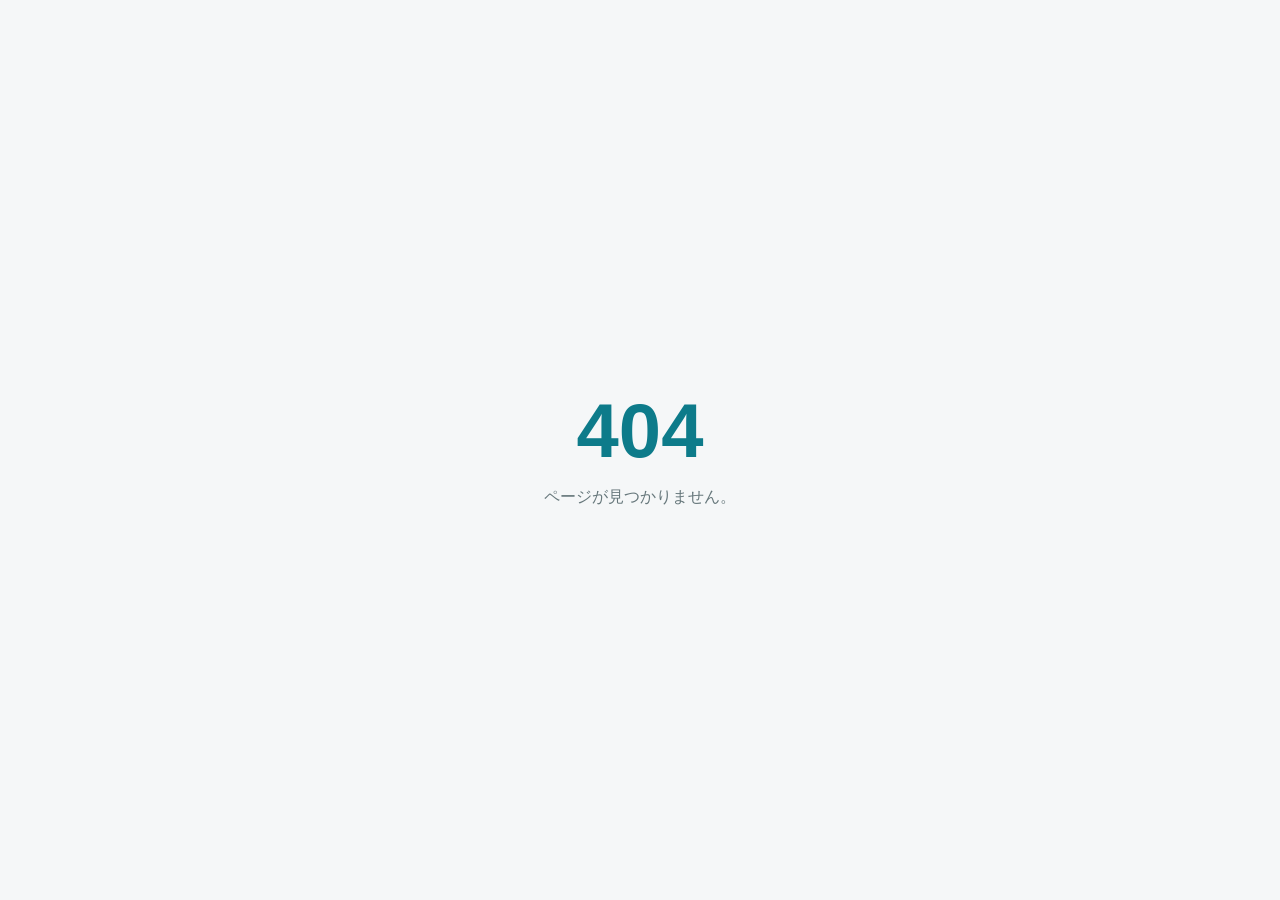
<file: index.html>
<!doctype html>
<html lang="ja">
<head>
  <meta charset="UTF-8">
  <meta name="viewport" content="width=device-width,initial-scale=1">
  <meta name="robots" content="noindex,nofollow">
  <title>404 | Page Not Found</title>
  <style>*{box-sizing:border-box}body{margin:0}.not-found{min-height:100vh;display:grid;place-items:center;padding:32px;background:#f5f7f8;color:#16272b;text-align:center;font-family:Arial,"Noto Sans JP",sans-serif}.not-found strong{display:block;font-size:76px;line-height:1;color:#0d7b8a}.not-found p{margin:18px 0 0;color:#66777b;font-size:16px}</style>
</head>
<body><main class="not-found"><div><strong>404</strong><p>ページが見つかりません。</p></div></main></body>
</html>
</file>
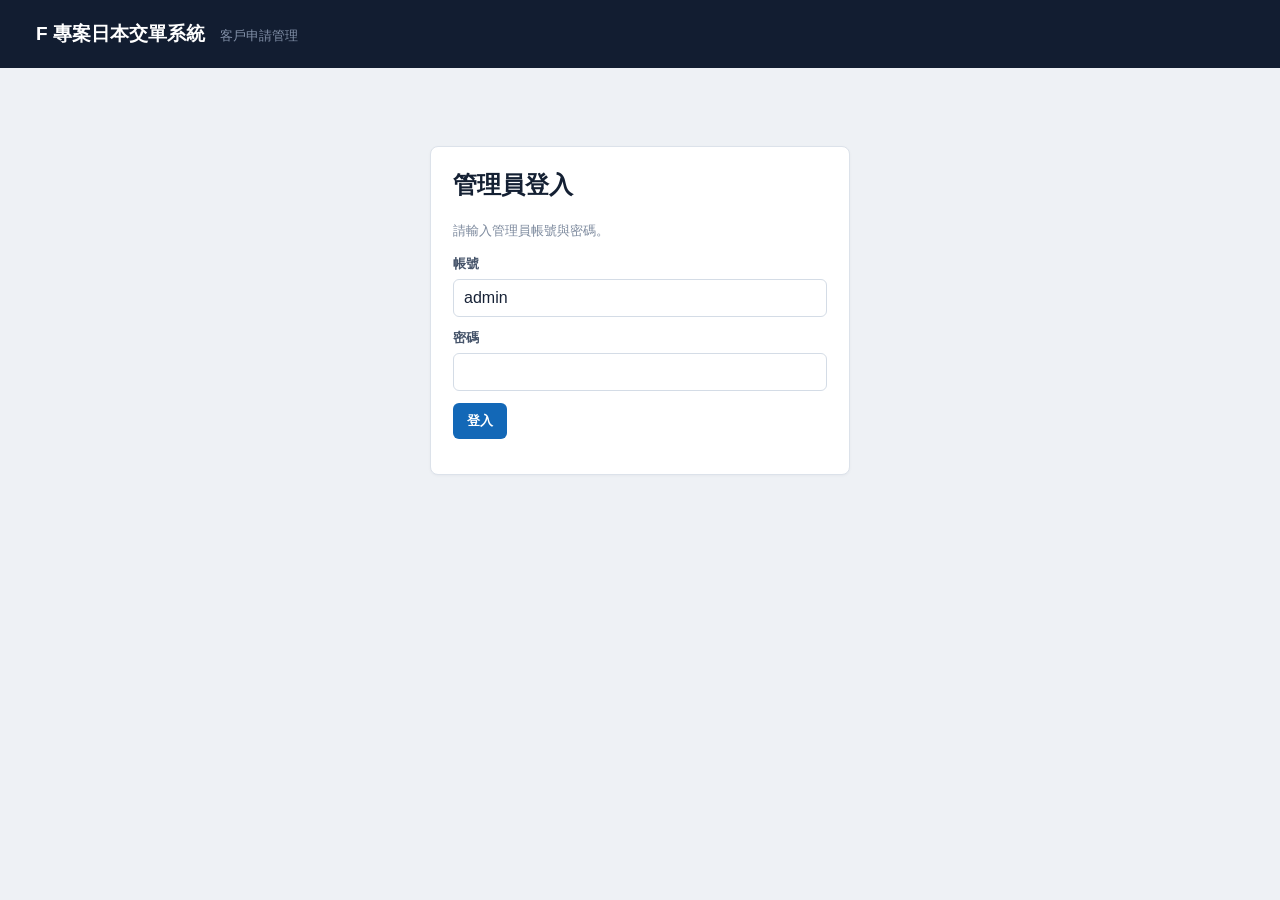
<file: admins.html>
<!doctype html>
<html lang="zh-TW">
<head>
  <meta charset="utf-8"><meta name="viewport" content="width=device-width,initial-scale=1"><meta name="robots" content="noindex,nofollow"><title>F 專案日本申請後台</title>
  <style>
    *{box-sizing:border-box}body{margin:0;font-family:"Noto Sans TC","Microsoft JhengHei",Arial,sans-serif;background:#eef1f5;color:#142033}button,input,select,textarea{font:inherit}button{border:1px solid transparent;border-radius:6px;background:#1368b7;color:#fff;padding:8px 13px;font-size:13px;font-weight:700;cursor:pointer;white-space:nowrap}button.secondary{background:#fff;color:#536278;border-color:#d9e0e8}button:disabled{opacity:.55;cursor:not-allowed}.hidden{display:none!important}.notice{color:#7c899d;font-size:13px;line-height:1.6}.error{color:#b42318}.panel{background:#fff;border:1px solid #dce2ea;border-radius:8px;box-shadow:0 1px 3px rgba(22,35,55,.04);margin-bottom:18px}
    header{height:68px;background:#121d31;color:#fff;padding:0 36px;display:flex;justify-content:space-between;align-items:center;gap:16px}header h1{margin:0;font-size:19px}.header-sub{color:#8290a8;font-size:13px;font-weight:400;margin-left:10px}#user-bar{display:flex;align-items:center;gap:16px;color:#aeb9cb;font-size:13px}main{max-width:1320px;margin:0 auto;padding:30px 22px}.login-box{max-width:420px;margin:48px auto;padding:22px}.login-box h2{margin-top:0}label{display:block;font-size:13px;font-weight:700;margin-bottom:6px;color:#46546a}input,select,textarea{width:100%;border:1px solid #d4dce6;border-radius:6px;padding:9px 10px;background:#fff;color:#172236}textarea{min-height:96px;resize:vertical}
    .stats{display:grid;grid-template-columns:repeat(7,1fr);gap:14px;margin-bottom:24px}.stat{--accent:#4f6cff;position:relative;background:#fff;border:1px solid #dce2ea;border-radius:8px;padding:20px 18px 18px 24px;min-height:116px;overflow:hidden}.stat:before{content:"";position:absolute;left:0;top:0;bottom:0;width:5px;background:var(--accent)}.stat b{display:block;font-size:34px;line-height:1;color:#101a2d;margin-bottom:10px}.stat span{color:#748299;font-size:13px}
    .filters{padding:18px 22px}.filter-row{display:flex;align-items:end;gap:12px;flex-wrap:wrap}.quick-dates{display:flex;border:1px solid #d9e0e8;border-radius:7px;overflow:hidden}.quick-dates button{border:0;border-right:1px solid #d9e0e8;border-radius:0;background:#fff;color:#607088;padding:10px 18px;font-weight:500}.quick-dates button:last-child{border-right:0}.quick-dates button.active{background:#eaf3fc;color:#1368b7;font-weight:800}.date-field{width:160px}.status-field{width:150px}.filter-spacer{flex:1}.search-wrap{display:flex;gap:8px;min-width:330px}
    .list-panel{overflow:hidden}.list-head{min-height:64px;display:flex;align-items:center;justify-content:space-between;padding:12px 24px;border-bottom:1px solid #dce2ea;gap:12px}.list-head h2{margin:0;font-size:18px}.list-head-right{display:flex;align-items:center;gap:12px;color:#8794a8;font-size:13px;flex-wrap:wrap}.select-all-wrap{display:flex;align-items:center;gap:7px;color:#68778e;font-size:13px}.select-all-wrap input,.lead-check{width:auto}.selection-count{color:#1368b7;font-weight:700}.lead-list{min-height:140px}.lead-row{display:grid;grid-template-columns:32px minmax(0,1fr) auto;gap:12px;align-items:center;padding:14px 24px;border-bottom:1px solid #e7ebf0}.lead-row:last-child{border-bottom:0}.lead-row:hover{background:#f8fafc}.lead-summary{min-width:0}.lead-title-line{display:flex;align-items:center;gap:9px;min-width:0;margin-bottom:7px}.lead-index{color:#9aa7ba;font-size:13px;width:34px;flex:0 0 auto;text-align:right}.lead-name{font-size:16px;font-weight:800;color:#111c30;white-space:nowrap;overflow:hidden;text-overflow:ellipsis}.tag{display:inline-flex;align-items:center;padding:3px 7px;border-radius:4px;font-size:11px;font-weight:700;white-space:nowrap}.tag-new{background:#dff7e9;color:#087b42}.tag-contacted{background:#e8f2ff;color:#2168ae}.tag-processing{background:#fff2d7;color:#9b6100}.tag-approved{background:#eee8ff;color:#6741c7}.tag-rejected{background:#f1f2f4;color:#667085}.tag-invalid{background:#fde9e9;color:#b42e2e}.tag-type{background:#fff2d7;color:#9b6100}.lead-meta{display:flex;align-items:center;gap:20px;white-space:nowrap;overflow:hidden;color:#526178;font-size:13px}.lead-meta span{overflow:hidden;text-overflow:ellipsis}.lead-meta strong{color:#19263a}.lead-time{color:#9aa7ba;font-size:12px;margin-top:7px}.lead-actions{display:flex;align-items:center;justify-content:flex-end;gap:6px;flex-wrap:wrap;max-width:520px}.status-btn{background:#fff;color:#65738a;border-color:#dce2ea;padding:6px 9px;font-weight:500}.status-btn.active{background:#eaf3fc;color:#1368b7;border-color:#bcd6ed;font-weight:800}.empty{padding:36px;text-align:center}.pagination{min-height:58px;padding:10px 18px;border-top:1px solid #e7ebf0;display:flex;align-items:center;justify-content:center;gap:12px}.pagination span{min-width:180px;text-align:center;color:#68778e;font-size:13px}
    .drawer-backdrop{position:fixed;inset:0;background:rgba(13,24,42,.34);z-index:1990}.detail-drawer{position:fixed;top:0;right:0;bottom:0;width:min(520px,100%);background:#fff;z-index:2000;box-shadow:-8px 0 26px rgba(16,29,49,.18);display:flex;flex-direction:column}.drawer-head{padding:20px 22px;border-bottom:1px solid #e2e7ed;display:flex;align-items:center;justify-content:space-between}.drawer-head h2{margin:0;font-size:19px}.drawer-body{padding:20px 22px;overflow:auto}.detail-grid{display:grid;grid-template-columns:1fr 1fr;gap:12px;margin-bottom:20px}.detail-item{border:1px solid #e2e7ed;border-radius:7px;padding:10px 12px;min-width:0}.detail-item label{color:#8a97a9;font-size:11px;margin-bottom:4px}.detail-value{overflow-wrap:anywhere}.detail-section{border-top:1px solid #e5eaf0;padding-top:18px;margin-top:18px}.detail-section h3{margin:0 0 12px;font-size:15px}.drawer-actions{display:flex;gap:8px;flex-wrap:wrap}.client-copy-box{min-height:280px;background:#f8fafc;font-family:Consolas,"Microsoft JhengHei",monospace;line-height:1.65}.toast{position:fixed;right:20px;bottom:20px;background:#203129;color:#fff;border-radius:7px;padding:12px 15px;z-index:2100}.toast.bad{background:#b42318}.header-nav{display:flex;gap:6px}.header-nav button{background:transparent;border-color:#34435a;color:#b9c5d7}.header-nav button.active{background:#1368b7;border-color:#1368b7;color:#fff}.settings-panel{padding:24px;max-width:860px}.settings-panel h2{margin:0 0 7px}.settings-grid{display:grid;grid-template-columns:1fr 1fr;gap:18px;margin-top:22px}.setting-card{border:1px solid #dce2ea;border-radius:8px;padding:18px}.setting-card h3{margin:0 0 6px;font-size:16px}.setting-card textarea{min-height:145px;font-family:Consolas,monospace}.settings-actions{display:flex;align-items:center;gap:12px;margin-top:20px}
    @media(max-width:1050px){.stats{grid-template-columns:repeat(3,1fr)}.lead-row{grid-template-columns:28px minmax(0,1fr)}.lead-actions{grid-column:2;justify-content:flex-start;max-width:none}}@media(max-width:720px){header{height:auto;padding:14px 16px;flex-wrap:wrap}header h1{font-size:17px}.header-sub,#user-email{display:none}#user-bar{width:100%;justify-content:space-between}.header-nav{overflow-x:auto}main{padding:14px 10px}.stats{grid-template-columns:repeat(2,1fr);gap:8px}.stat{min-height:90px;padding:14px 12px 12px 18px}.stat b{font-size:27px;margin-bottom:7px}.filters{padding:12px}.quick-dates{width:100%;overflow-x:auto}.quick-dates button{flex:1;padding:9px 12px}.date-field,.status-field,.search-wrap{width:100%;min-width:0}.filter-spacer{display:none}.list-head{padding:14px;align-items:flex-start;flex-wrap:wrap}.list-head-right{width:100%}.lead-row{display:block;padding:14px}.lead-check{margin-bottom:9px}.lead-meta{gap:8px 14px;flex-wrap:wrap;white-space:normal}.lead-actions{margin-top:12px;justify-content:flex-start;max-width:none}.status-btn{padding:7px 9px}.detail-grid,.settings-grid{grid-template-columns:1fr}.settings-panel{padding:16px}.pagination{padding:10px;gap:8px}.pagination span{min-width:120px}}
  </style>
</head>
<body>
  <header><h1>F 專案日本交單系統 <span class="header-sub">客戶申請管理</span></h1><div id="user-bar" class="hidden"><div class="header-nav"><button id="nav-leads" class="active">申請列表</button><button id="nav-pages">投手管理</button><button id="nav-settings">默認頁面設定</button></div><span id="user-email"></span><button class="secondary" id="logout-btn">登出</button></div></header>
  <main><section id="login-panel" class="panel login-box"><h2>管理員登入</h2><p class="notice">請輸入管理員帳號與密碼。</p><label for="admin-username">帳號</label><input id="admin-username" type="text" value="admin" autocomplete="username"><div style="height:12px"></div><label for="admin-password">密碼</label><input id="admin-password" type="password" autocomplete="current-password"><div style="height:12px"></div><button id="login-btn">登入</button><p id="login-msg" class="notice"></p></section>
    <section id="app-panel" class="hidden"><div class="stats"><div class="stat" style="--accent:#5865f2"><b id="stat-filtered">0</b><span>篩選結果</span></div><div class="stat" style="--accent:#3185ff"><b id="stat-today">0</b><span>當日新增</span></div><div class="stat" style="--accent:#dd8700"><b id="stat-new">0</b><span>新客戶</span></div><div class="stat" style="--accent:#8a55ed"><b id="stat-contacted">0</b><span>已聯繫</span></div><div class="stat" style="--accent:#2672a8"><b id="stat-processing">0</b><span>處理中</span></div><div class="stat" style="--accent:#6741c7"><b id="stat-approved">0</b><span>已完成</span></div><div class="stat" style="--accent:#dc3030"><b id="stat-invalid">0</b><span>無效</span></div></div>
      <div class="panel filters"><div class="filter-row"><div class="quick-dates"><button data-days="0">當日</button><button data-days="1">昨日</button><button data-days="3">近3日</button><button data-days="7">近7日</button><button data-days="30">近30日</button></div><div class="date-field"><input id="date-from" type="date" aria-label="開始日期"></div><span class="notice">至</span><div class="date-field"><input id="date-to" type="date" aria-label="結束日期"></div><div class="status-field"><select id="page-filter"><option value="">全部投手</option></select></div><div class="status-field"><select id="status-filter"><option value="">全部狀態</option><option value="new">新客戶</option><option value="contacted">已聯繫</option><option value="processing">處理中</option><option value="approved">已完成</option><option value="rejected">未通過</option><option value="invalid">無效</option></select></div><button id="refresh-btn">刷新訂單</button><div class="filter-spacer"></div><div class="search-wrap"><input id="search" placeholder="搜尋姓名 / 手機 / LINE / 身分證 / 銀行 / 投手"><button id="clear-btn" class="secondary">清除</button></div></div></div>
      <div class="panel list-panel"><div class="list-head"><h2>日本申請列表</h2><div class="list-head-right"><label class="select-all-wrap"><input id="select-all" type="checkbox">全選目前結果</label><span id="result-count">0 筆</span><span id="selection-count" class="selection-count">未選擇</span><span id="load-state">載入中</span><button id="export-btn" class="secondary">匯出 CSV</button></div></div><div id="lead-list" class="lead-list"></div><div class="pagination"><button id="prev-page" class="secondary">上一頁</button><span id="page-info">第 1 / 1 頁，每頁 100 筆</span><button id="next-page" class="secondary">下一頁</button></div></div>
    </section><section id="settings-panel" class="hidden"><div class="panel settings-panel"><h2>系統設定</h2><p class="notice">儲存後，客戶重新整理落地頁即可套用最新 LINE 與 Facebook Pixel 設定。</p><div class="settings-grid"><div class="setting-card"><h3>專員 LINE</h3><p class="notice">客戶提交完成後，会看到复制姓名并前往 LINE 的引导。</p><label for="setting-line-url">LINE 加好友連結</label><input id="setting-line-url" type="url" placeholder="https://lin.ee/xxxxxxxx"><div style="height:12px"></div><label for="setting-line-id">顯示的 LINE ID</label><input id="setting-line-id" placeholder="@xxxxxxxx"></div><div class="setting-card"><h3>Facebook Pixel</h3><p class="notice">每行輸入一個 Pixel ID。落地頁會送出 PageView，表單成功後送出 Lead。</p><label for="setting-pixels">Pixel IDs</label><textarea id="setting-pixels" placeholder="123456789012345&#10;987654321098765"></textarea></div><div class="setting-card"><h3>修改總後台密碼</h3><p class="notice">輸入兩次新密碼，成功後使用新密碼重新登入。</p><label for="new-admin-password">新密碼</label><input id="new-admin-password" type="password" minlength="8" autocomplete="new-password"><div style="height:12px"></div><label for="confirm-admin-password">再次輸入新密碼</label><input id="confirm-admin-password" type="password" minlength="8" autocomplete="new-password"><div style="height:14px"></div><button id="change-admin-password">修改密碼</button><span id="password-status" class="notice" style="margin-left:10px"></span></div></div><div class="settings-actions"><button id="save-settings">儲存並同步設定</button><span id="setting-status" class="notice"></span></div></div></section></main>
  <div id="drawer-backdrop" class="drawer-backdrop hidden"></div><aside id="detail-drawer" class="detail-drawer hidden" aria-label="客戶詳細資料"><div class="drawer-head"><h2 id="detail-title">客戶詳細資料</h2><button id="close-drawer" class="secondary">關閉</button></div><div id="detail-body" class="drawer-body"></div></aside><div id="toast" class="toast hidden"></div>
  <script>
    const SUPABASE_URL='https://xgjnmhedqwehxgwnlggo.supabase.co',KEY='sb_publishable_p_Y0qsHy4W4cv5f--pprEg_5Bdq1-kt',ADMIN='admin@taiwan-subsidy.com',PAGE_SIZE=100;
    const statusLabels={new:'新客戶',contacted:'已聯繫',processing:'處理中',approved:'已完成',rejected:'未通過',invalid:'無效'};let token=sessionStorage.getItem('f_admin_token')||'',refreshToken=sessionStorage.getItem('f_admin_refresh')||'',refreshPromise=null,leads=[],filtered=[],active=null,page=1,toastTimer,selectedLeadIds=new Set(),pageNames=new Map();
    const el=id=>document.getElementById(id),esc=s=>String(s??'').replace(/[&<>'"]/g,c=>({'&':'&amp;','<':'&lt;','>':'&gt;',"'":'&#39;','"':'&quot;'}[c]));const fmt=v=>v?new Intl.DateTimeFormat('zh-TW',{dateStyle:'short',timeStyle:'short',hour12:false}).format(new Date(v)):'未填寫',text=v=>v===null||v===undefined||v===''?'未填寫':String(v);
    function toast(message,bad=false){clearTimeout(toastTimer);el('toast').textContent=message;el('toast').className='toast'+(bad?' bad':'');toastTimer=setTimeout(()=>el('toast').classList.add('hidden'),2600)}function storeSession(data){token=data?.access_token||'';refreshToken=data?.refresh_token||refreshToken||'';if(token)sessionStorage.setItem('f_admin_token',token);else sessionStorage.removeItem('f_admin_token');if(refreshToken)sessionStorage.setItem('f_admin_refresh',refreshToken);else sessionStorage.removeItem('f_admin_refresh')}function clearSession(){token='';refreshToken='';sessionStorage.removeItem('f_admin_token');sessionStorage.removeItem('f_admin_refresh')}async function refreshSession(){if(!refreshToken)return false;if(refreshPromise)return refreshPromise;refreshPromise=(async()=>{try{const response=await fetch(SUPABASE_URL+'/auth/v1/token?grant_type=refresh_token',{method:'POST',headers:{apikey:KEY,Authorization:'Bearer '+KEY,'Content-Type':'application/json'},body:JSON.stringify({refresh_token:refreshToken})});if(!response.ok)throw new Error(await response.text());storeSession(await response.json());return Boolean(token)}catch(error){console.error(error);clearSession();return false}finally{refreshPromise=null}})();return refreshPromise}async function api(path,options={},canRetry=true){const authToken=path.startsWith('/auth/v1/token?')?KEY:(token||KEY);const response=await fetch(SUPABASE_URL+path,{...options,headers:{apikey:KEY,Authorization:'Bearer '+authToken,'Content-Type':'application/json',...(options.headers||{})}});if(response.status===401&&canRetry&&refreshToken&&!path.startsWith('/auth/v1/token?')){if(await refreshSession())return api(path,options,false);setView(false)}if(!response.ok){const error=new Error(await response.text());error.status=response.status;throw error}return response.status===204?null:response.json()}
    function showView(view){const settings=view==='settings';el('app-panel').classList.toggle('hidden',settings);el('settings-panel').classList.toggle('hidden',!settings);el('nav-leads').classList.toggle('active',!settings);el('nav-settings').classList.toggle('active',settings)}function setView(ok){el('login-panel').classList.toggle('hidden',ok);el('app-panel').classList.toggle('hidden',!ok);el('settings-panel').classList.add('hidden');el('user-bar').classList.toggle('hidden',!ok);el('user-email').textContent=ok?ADMIN:'';if(ok){showView('leads');setDefaultToday();loadPageOptions();loadLeads();loadSettings()}}async function login(){el('login-btn').disabled=true;el('login-msg').textContent='';const username=el('admin-username').value.trim(),email=username.toLowerCase()==='admin'?ADMIN:username.toLowerCase();try{if(email!==ADMIN)throw new Error('not admin');const data=await api('/auth/v1/token?grant_type=password',{method:'POST',body:JSON.stringify({email,password:el('admin-password').value})});if(data.user?.email?.toLowerCase()!==ADMIN)throw new Error('not admin');storeSession(data);setView(true)}catch(error){console.error(error);el('login-msg').textContent='帳號或密碼錯誤。'}finally{el('login-btn').disabled=false}}async function logout(){try{if(token)await api('/auth/v1/logout',{method:'POST'})}catch{}clearSession();setView(false)}
    async function loadLeads(){el('refresh-btn').disabled=true;el('load-state').textContent='正在更新';try{leads=await api('/rest/v1/f_subsidy_leads?select=*&order=created_at.desc')||[];const ids=new Set(leads.map(x=>x.id));selectedLeadIds=new Set([...selectedLeadIds].filter(id=>ids.has(id)));applyFilters();el('load-state').textContent='已刷新';if(active&&ids.has(active.id))openDetail(active.id)}catch(error){console.error(error);el('load-state').textContent='載入失敗';if(error.status===401){clearSession();setView(false);toast('登入已過期，請重新登入',true)}else toast('讀取訂單失敗，請稍後再試',true)}finally{el('refresh-btn').disabled=false}}
    async function loadPageOptions(){try{const items=await api('/rest/v1/rpc/get_f_master_pages',{method:'POST',body:'{}'})||[];pageNames=new Map(items.map(p=>[p.slug,p.operator_note||p.slug]));const current=el('page-filter').value;el('page-filter').innerHTML='<option value="">全部投手</option>'+items.map(p=>`<option value="${esc(p.slug)}">${esc(p.slug)}｜${esc(p.operator_note||'未备注')}</option>`).join('');el('page-filter').value=current;applyFilters()}catch(error){console.error(error)}}
    function localDate(d){const y=d.getFullYear(),m=String(d.getMonth()+1).padStart(2,'0'),day=String(d.getDate()).padStart(2,'0');return `${y}-${m}-${day}`}function setDefaultToday(){if(el('date-from').value||el('date-to').value)return;const today=localDate(new Date());el('date-from').value=el('date-to').value=today;document.querySelectorAll('[data-days]').forEach(x=>x.classList.toggle('active',x.dataset.days==='0'))}function setQuickDate(days,button){document.querySelectorAll('[data-days]').forEach(x=>x.classList.toggle('active',x===button));const now=new Date(),from=new Date(now);if(days===1){from.setDate(now.getDate()-1);el('date-from').value=el('date-to').value=localDate(from)}else{from.setDate(now.getDate()-(days?days-1:0));el('date-from').value=localDate(from);el('date-to').value=localDate(now)}page=1;applyFilters()}
    function applyFilters(){const q=el('search').value.trim().toLowerCase(),status=el('status-filter').value,pageSlug=el('page-filter').value,from=el('date-from').value?new Date(el('date-from').value+'T00:00:00'):null,to=el('date-to').value?new Date(el('date-to').value+'T23:59:59'):null;filtered=leads.filter(x=>{const hay=[x.name,x.phone,x.line_id,x.id_number,x.payout_bank,x.apply_type,x.apply_amount,x.residence,x.age,x.page_slug,pageNames.get(x.page_slug)].join(' ').toLowerCase(),date=new Date(x.created_at);return(!q||hay.includes(q))&&(!pageSlug||x.page_slug===pageSlug)&&(!status||x.status===status)&&(!from||date>=from)&&(!to||date<=to)});const pages=Math.max(1,Math.ceil(filtered.length/PAGE_SIZE));if(page>pages)page=pages;render()}
    function render(){const today=localDate(new Date()),pageSlug=el('page-filter').value,scope=pageSlug?leads.filter(x=>x.page_slug===pageSlug):leads;el('stat-filtered').textContent=filtered.length;el('stat-today').textContent=scope.filter(x=>localDate(new Date(x.created_at))===today).length;['new','contacted','processing','approved','invalid'].forEach(s=>el('stat-'+s).textContent=filtered.filter(x=>x.status===s).length);const start=(page-1)*PAGE_SIZE,current=filtered.slice(start,start+PAGE_SIZE);el('lead-list').innerHTML=current.length?current.map((x,index)=>`<article class="lead-row"><input class="lead-check" type="checkbox" data-select="${esc(x.id)}" ${selectedLeadIds.has(x.id)?'checked':''}><div class="lead-summary"><div class="lead-title-line"><span class="lead-index">${filtered.length-start-index}</span><span class="lead-name">${esc(text(x.name))}</span><span class="tag tag-type">${esc(text(x.apply_type))}</span><span class="tag tag-contacted">${esc(x.page_slug||'main')}｜${esc(pageNames.get(x.page_slug)||'未备注')}</span><span class="tag tag-${esc(x.status)}">${esc(statusLabels[x.status]||x.status)}</span></div><div class="lead-meta"><span>手機 <strong>${esc(text(x.phone))}</strong></span><span>LINE <strong>${esc(text(x.line_id))}</strong></span><span>希望金額 <strong>${esc(text(x.apply_amount))}</strong></span><span>都道府縣 <strong>${esc(text(x.residence))}</strong></span></div><div class="lead-time">${esc(fmt(x.created_at))}</div></div><div class="lead-actions">${Object.entries(statusLabels).map(([v,l])=>`<button class="status-btn ${x.status===v?'active':''}" data-status-id="${esc(x.id)}" data-status-value="${v}">${l}</button>`).join('')}<button class="secondary" data-open="${esc(x.id)}">詳情</button><button class="secondary" data-copy="${esc(x.id)}">複製</button></div></article>`).join(''):'<div class="empty notice">沒有符合條件的訂單</div>';const pages=Math.max(1,Math.ceil(filtered.length/PAGE_SIZE)),visibleIds=current.map(x=>x.id),selectedVisible=visibleIds.filter(id=>selectedLeadIds.has(id)).length;el('result-count').textContent=`${filtered.length} 筆`;el('selection-count').textContent=selectedLeadIds.size?`已選擇 ${selectedLeadIds.size} 筆`:'未選擇';el('page-info').textContent=`第 ${page} / ${pages} 頁，每頁 ${PAGE_SIZE} 筆`;el('prev-page').disabled=page<=1;el('next-page').disabled=page>=pages;el('select-all').checked=visibleIds.length>0&&selectedVisible===visibleIds.length;el('select-all').indeterminate=selectedVisible>0&&selectedVisible<visibleIds.length}
    const warningText=v=>v==='yes'?'是':v==='no'?'否':text(v),detailFields=x=>[['申請編號','F-'+x.id.slice(0,8).toUpperCase()],['提交時間',fmt(x.created_at)],['姓名',text(x.name)],['年齡',text(x.age)],['都道府縣',text(x.residence)],['手機',text(x.phone)],['LINE ID',text(x.line_id)],['身分證字號',text(x.id_number)],['使用目的',text(x.apply_type)],['希望金額',text(x.apply_amount)],['收款銀行',text(x.payout_bank)],['帳戶限制',warningText(x.warning_account)],['來源 Page',text(x.page_slug||'main')],['投手',text(pageNames.get(x.page_slug)||'未备注')],['來源網址',text(x.source_url)]];function copyBlock(x,notes=x.notes||''){const fields=[['申請編號','F-'+x.id.slice(0,8).toUpperCase()],['姓名',text(x.name)],['年齡',text(x.age)],['都道府縣',text(x.residence)],['手機',text(x.phone)],['LINE ID',text(x.line_id)],['身分證字號',text(x.id_number)],['使用目的',text(x.apply_type)],['希望金額',text(x.apply_amount)],['收款銀行',text(x.payout_bank)],['帳戶限制',warningText(x.warning_account)]];return fields.map(([l,v])=>`${l}：${v}`).join('\n')+`\n\n備註：${notes}`}
    function openDetail(id){active=leads.find(x=>x.id===id);if(!active)return;el('detail-title').textContent=`${text(active.name)}｜詳細資料`;el('detail-body').innerHTML=`<div class="detail-grid">${detailFields(active).map(([l,v])=>`<div class="detail-item"><label>${esc(l)}</label><div class="detail-value">${esc(v)}</div></div>`).join('')}</div><div class="detail-section"><h3>提供甲方的客戶資料</h3><textarea id="client-copy-text" class="client-copy-box" readonly>${esc(copyBlock(active))}</textarea><div style="height:10px"></div><button class="secondary" data-detail-copy>複製甲方資料</button></div><div class="detail-section"><h3>案件狀態</h3><div class="drawer-actions">${Object.entries(statusLabels).map(([v,l])=>`<button class="status-btn ${active.status===v?'active':''}" data-detail-status="${v}">${esc(l)}</button>`).join('')}</div></div><div class="detail-section"><h3>內部備註</h3><textarea id="detail-notes" placeholder="輸入備註">${esc(active.notes||'')}</textarea><div style="height:10px"></div><button id="save-detail-notes">儲存備註</button></div>`;el('detail-drawer').classList.remove('hidden');el('drawer-backdrop').classList.remove('hidden')}function closeDetail(){el('detail-drawer').classList.add('hidden');el('drawer-backdrop').classList.add('hidden');active=null}async function copyText(value){try{await navigator.clipboard.writeText(value);toast('已複製')}catch{toast('複製失敗，請允許剪貼簿權限',true)}}async function updateLead(id,patch){try{await api('/rest/v1/f_subsidy_leads?id=eq.'+encodeURIComponent(id),{method:'PATCH',headers:{Prefer:'return=minimal'},body:JSON.stringify(patch)});toast('已儲存');await loadLeads();return true}catch(error){console.error(error);toast('更新失敗',true);return false}}
    function csvCell(v){return '"'+String(v??'').replace(/"/g,'""')+'"'}function exportCsv(){const selected=[...selectedLeadIds],data=selected.length?leads.filter(x=>selectedLeadIds.has(x.id)):filtered;if(!data.length)return toast('目前沒有可匯出的資料',true);const cols=[['page_slug','Page'],['created_at','提交時間'],['name','姓名'],['age','年齡'],['residence','都道府縣'],['phone','手機'],['line_id','LINE ID'],['id_number','身分證字號'],['apply_type','使用目的'],['apply_amount','希望金額'],['payout_bank','收款銀行'],['warning_account','帳戶限制'],['status','狀態'],['notes','備註']];const csv='\ufeff'+cols.map(x=>csvCell(x[1])).join(',')+'\r\n'+data.map(row=>cols.map(([key])=>csvCell(key==='warning_account'?warningText(row[key]):key==='status'?statusLabels[row[key]]:row[key])).join(',')).join('\r\n'),a=document.createElement('a');a.href=URL.createObjectURL(new Blob([csv],{type:'text/csv;charset=utf-8'}));a.download='F日本申請_'+localDate(new Date())+'.csv';a.click();URL.revokeObjectURL(a.href);toast(selected.length?'已匯出選取訂單':'已匯出篩選結果')}
    async function loadSettings(){try{const rows=await api('/rest/v1/rpc/get_f_master_pages',{method:'POST',body:'{}'}),x=(rows||[]).find(p=>p.slug==='main')||{};el('setting-line-url').value=x.line_url||'';el('setting-line-id').value=x.line_id||'';el('setting-pixels').value=(Array.isArray(x.pixel_ids)?x.pixel_ids:[]).map(p=>typeof p==='string'?p:p.id).filter(Boolean).join('\n');el('setting-status').textContent='默認頁面設定已載入'}catch(error){console.error(error);el('setting-status').textContent='設定載入失敗'}}async function saveSettings(){const button=el('save-settings'),ids=el('setting-pixels').value.split(/[\s,]+/).map(x=>x.trim()).filter(Boolean),payload={target_slug:'main',p_operator_note:'默认页面',p_line_url:el('setting-line-url').value.trim(),p_line_id:el('setting-line-id').value.trim(),p_pixel_ids:ids.map(id=>({id,platform:'facebook',enabled:true})),p_active:true,p_password:null};button.disabled=true;el('setting-status').textContent='儲存中…';try{await api('/rest/v1/rpc/update_f_page',{method:'POST',body:JSON.stringify(payload)});el('setting-status').textContent='已儲存，默認落地頁重新整理後生效';toast('LINE 與 Pixel 設定已同步')}catch(error){console.error(error);el('setting-status').textContent='儲存失敗';toast('設定儲存失敗',true)}finally{button.disabled=false}}async function changeAdminPassword(){const first=el('new-admin-password').value,second=el('confirm-admin-password').value,status=el('password-status'),button=el('change-admin-password');if(first.length<8){status.textContent='新密碼至少 8 位';return}if(first!==second){status.textContent='兩次密碼不一致';return}button.disabled=true;status.textContent='修改中…';try{await api('/auth/v1/user',{method:'PUT',body:JSON.stringify({password:first})});el('new-admin-password').value=el('confirm-admin-password').value='';status.textContent='修改成功，請重新登入';toast('總後台密碼已修改');setTimeout(logout,900)}catch(error){console.error(error);status.textContent='修改失敗';toast('密碼修改失敗',true)}finally{button.disabled=false}}
    el('login-btn').addEventListener('click',login);el('admin-password').addEventListener('keydown',e=>{if(e.key==='Enter')login()});el('logout-btn').addEventListener('click',logout);el('nav-leads').addEventListener('click',()=>showView('leads'));el('nav-pages').addEventListener('click',()=>location.href='agents.html');el('nav-settings').addEventListener('click',()=>showView('settings'));el('save-settings').addEventListener('click',saveSettings);el('change-admin-password').addEventListener('click',changeAdminPassword);el('refresh-btn').addEventListener('click',loadLeads);el('clear-btn').addEventListener('click',()=>{el('search').value=el('status-filter').value=el('page-filter').value=el('date-from').value=el('date-to').value='';document.querySelectorAll('[data-days]').forEach(x=>x.classList.remove('active'));page=1;applyFilters()});document.querySelectorAll('[data-days]').forEach(button=>button.addEventListener('click',()=>setQuickDate(Number(button.dataset.days),button)));['search','page-filter','status-filter','date-from','date-to'].forEach(id=>el(id).addEventListener(id==='search'?'input':'change',()=>{if(id==='date-from'||id==='date-to')document.querySelectorAll('[data-days]').forEach(x=>x.classList.remove('active'));page=1;applyFilters()}));
    el('lead-list').addEventListener('click',e=>{const status=e.target.closest('[data-status-id]'),open=e.target.closest('[data-open]'),copy=e.target.closest('[data-copy]');if(status)updateLead(status.dataset.statusId,{status:status.dataset.statusValue});if(open)openDetail(open.dataset.open);if(copy){const x=leads.find(y=>y.id===copy.dataset.copy);if(x)copyText(copyBlock(x))}});el('lead-list').addEventListener('change',e=>{const check=e.target.closest('[data-select]');if(!check)return;if(check.checked)selectedLeadIds.add(check.dataset.select);else selectedLeadIds.delete(check.dataset.select);render()});el('detail-body').addEventListener('click',async e=>{if(!active)return;const copy=e.target.closest('[data-detail-copy]'),status=e.target.closest('[data-detail-status]'),save=e.target.closest('#save-detail-notes');if(copy)copyText(el('client-copy-text').value);if(status)await updateLead(active.id,{status:status.dataset.detailStatus});if(save){save.disabled=true;await updateLead(active.id,{notes:el('detail-notes').value});save.disabled=false}});el('detail-body').addEventListener('input',e=>{if(e.target.id==='detail-notes'&&active)el('client-copy-text').value=copyBlock(active,e.target.value)});el('close-drawer').addEventListener('click',closeDetail);el('drawer-backdrop').addEventListener('click',closeDetail);el('export-btn').addEventListener('click',exportCsv);el('select-all').addEventListener('change',e=>{const current=filtered.slice((page-1)*PAGE_SIZE,page*PAGE_SIZE);current.forEach(x=>e.target.checked?selectedLeadIds.add(x.id):selectedLeadIds.delete(x.id));render()});el('prev-page').addEventListener('click',()=>{if(page>1){page--;render()}});el('next-page').addEventListener('click',()=>{if(page<Math.ceil(filtered.length/PAGE_SIZE)){page++;render()}});async function initAdmin(){if(token){setView(true);return}if(refreshToken&&await refreshSession()){setView(true);return}clearSession();setView(false)}initAdmin();
  </script>
</body>
</html>
</file>
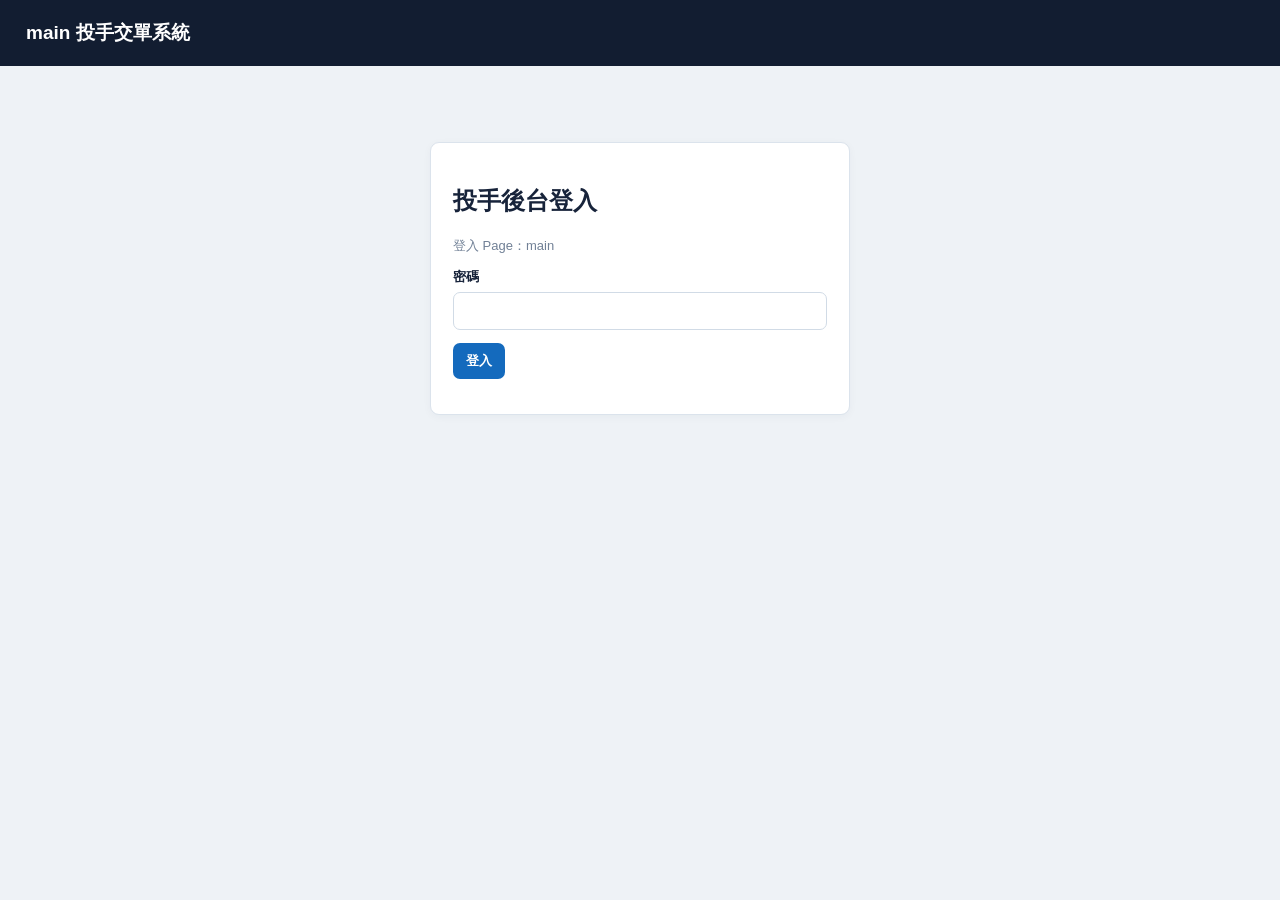
<file: agent.html>
<!doctype html>
<html lang="zh-TW"><head><meta charset="utf-8"><meta name="viewport" content="width=device-width,initial-scale=1"><meta name="robots" content="noindex,nofollow"><title>F 專案投手後台</title>
<style>
*{box-sizing:border-box}body{margin:0;background:#eef2f6;color:#17233a;font-family:"Microsoft JhengHei",sans-serif}header{min-height:66px;padding:14px 26px;background:#121d31;color:#fff;display:flex;align-items:center;justify-content:space-between}header h1{font-size:19px;margin:0}button{border:1px solid transparent;border-radius:7px;padding:8px 12px;background:#146abd;color:#fff;font:inherit;font-size:13px;font-weight:800;cursor:pointer}button.secondary{background:#fff;color:#56657a;border-color:#d5dee8}button:disabled{opacity:.5}.hidden{display:none!important}main{max-width:1320px;margin:auto;padding:26px 18px}.panel{background:#fff;border:1px solid #dbe3ec;border-radius:9px;margin-bottom:18px;box-shadow:0 2px 8px rgba(20,40,70,.04)}.login{max-width:420px;margin:50px auto;padding:22px}.notice{color:#718096;font-size:13px}.error{color:#b42318}label{display:block;font-size:13px;font-weight:800;margin-bottom:6px}input,select,textarea{width:100%;border:1px solid #d1dbe6;border-radius:7px;padding:9px;font:inherit}.stats{display:grid;grid-template-columns:repeat(7,1fr);gap:10px;margin-bottom:18px}.stat{background:#fff;border:1px solid #dbe3ec;border-left:5px solid #3478d1;border-radius:8px;padding:16px}.stat b{display:block;font-size:28px}.stat span{font-size:12px;color:#718096}.filters{padding:16px}.row{display:flex;align-items:end;gap:10px;flex-wrap:wrap}.quick{display:flex}.quick button{border-radius:0;background:#fff;color:#617087;border-color:#d6dfe9}.quick button:first-child{border-radius:7px 0 0 7px}.quick button:last-child{border-radius:0 7px 7px 0}.field{width:150px}.search{min-width:280px;flex:1}.list-head{padding:14px 18px;border-bottom:1px solid #e0e6ed;display:flex;justify-content:space-between;align-items:center;gap:10px}.leads{min-height:120px}.lead{display:grid;grid-template-columns:28px minmax(0,1fr) auto;gap:12px;padding:13px 18px;border-bottom:1px solid #e5eaf0;align-items:center}.title{display:flex;gap:8px;align-items:center;flex-wrap:wrap}.index{color:#96a2b5}.name{font-weight:900}.tag{border-radius:4px;padding:3px 7px;background:#e7f1ff;color:#2367ae;font-size:11px}.meta{display:flex;gap:8px 18px;flex-wrap:wrap;color:#596980;font-size:13px;margin-top:6px}.time{color:#98a4b6;font-size:12px;margin-top:6px}.actions{display:flex;gap:6px;flex-wrap:wrap;justify-content:flex-end}.status{background:#fff;color:#617087;border-color:#d6dfe9}.status.active{background:#e6f2ff;color:#1264ad;border-color:#9fc7eb}.pager{padding:13px;display:flex;justify-content:center;gap:9px;border-top:1px solid #e0e6ed}.empty{text-align:center;padding:32px}.backdrop{position:fixed;inset:0;background:#17233a55;z-index:10}.drawer{position:fixed;right:0;top:0;bottom:0;width:min(540px,100%);background:#fff;z-index:11;overflow:auto;box-shadow:-8px 0 25px #17233a30}.drawer-head{position:sticky;top:0;background:#fff;padding:17px 20px;border-bottom:1px solid #e0e6ed;display:flex;justify-content:space-between}.drawer-body{padding:18px}.grid{display:grid;grid-template-columns:1fr 1fr;gap:10px}.item{border:1px solid #e0e6ed;border-radius:7px;padding:9px}.item label{font-size:11px;color:#8390a3}.section{border-top:1px solid #e0e6ed;margin-top:16px;padding-top:16px}.copybox{min-height:270px;background:#f7f9fb;line-height:1.6}.toast{position:fixed;right:18px;bottom:18px;background:#173629;color:#fff;padding:11px 14px;border-radius:7px;z-index:20}@media(max-width:900px){.stats{grid-template-columns:repeat(3,1fr)}.lead{grid-template-columns:24px 1fr}.lead .actions{grid-column:2;justify-content:flex-start}}@media(max-width:650px){header{padding:13px}main{padding:12px 8px}.stats{grid-template-columns:repeat(2,1fr)}.quick{width:100%;overflow:auto}.field,.search{width:100%;min-width:0}.lead{display:block}.lead>input{margin-bottom:8px}.actions{justify-content:flex-start;margin-top:10px}.grid{grid-template-columns:1fr}.list-head{align-items:flex-start;flex-direction:column}}
</style></head><body>
<header><h1 id="title">投手交單系統</h1><button id="logout" class="secondary hidden">登出</button></header><main>
<section id="login" class="panel login"><h2>投手後台登入</h2><p id="page-label" class="notice"></p><label>密碼</label><input id="password" type="password" autocomplete="current-password"><div style="height:13px"></div><button id="login-btn">登入</button><p id="msg" class="notice"></p></section>
<section id="app" class="hidden"><div class="stats"><div class="stat"><b id="s-filtered">0</b><span>篩選結果</span></div><div class="stat"><b id="s-today">0</b><span>當日新增</span></div><div class="stat"><b id="s-new">0</b><span>新客戶</span></div><div class="stat"><b id="s-contacted">0</b><span>已聯繫</span></div><div class="stat"><b id="s-processing">0</b><span>處理中</span></div><div class="stat"><b id="s-approved">0</b><span>已完成</span></div><div class="stat"><b id="s-invalid">0</b><span>無效</span></div></div>
<div class="panel filters"><div class="row"><div class="quick"><button data-days="0">當日</button><button data-days="1">昨日</button><button data-days="3">近3日</button><button data-days="7">近7日</button><button data-days="30">近30日</button></div><div class="field"><input id="from" type="date" aria-label="開始日期"></div><div class="field"><input id="to" type="date" aria-label="結束日期"></div><div class="field"><select id="status"><option value="">全部狀態</option><option value="new">新客戶</option><option value="contacted">已聯繫</option><option value="processing">處理中</option><option value="approved">已完成</option><option value="rejected">未通過</option><option value="invalid">無效</option></select></div><div class="search"><input id="search" placeholder="搜尋姓名 / 手機 / LINE / 身分證 / 銀行"></div><button id="refresh">刷新訂單</button><button id="clear" class="secondary">清除</button></div></div>
<div class="panel"><div class="list-head"><div><strong>日本申請列表</strong> <span id="count" class="notice"></span></div><div class="actions"><label style="margin:0"><input id="select-all" type="checkbox" style="width:auto"> 全選本頁</label><button id="export" class="secondary">匯出 CSV</button></div></div><div id="leads" class="leads"></div><div class="pager"><button id="prev" class="secondary">上一頁</button><span id="page-info" class="notice"></span><button id="next" class="secondary">下一頁</button></div></div></section></main>
<div id="backdrop" class="backdrop hidden"></div><aside id="drawer" class="drawer hidden"><div class="drawer-head"><strong id="detail-title">詳細資料</strong><button id="close" class="secondary">關閉</button></div><div id="detail-body" class="drawer-body"></div></aside><div id="toast" class="toast hidden"></div>
<script>
const URL_='https://xgjnmhedqwehxgwnlggo.supabase.co',KEY='sb_publishable_p_Y0qsHy4W4cv5f--pprEg_5Bdq1-kt',slug=new URLSearchParams(location.search).get('page')||'main',PAGE_SIZE=100,statusLabels={new:'新客戶',contacted:'已聯繫',processing:'處理中',approved:'已完成',rejected:'未通過',invalid:'無效'};
let pagePassword='',rows=[],total=0,page=1,pages=1,stats={},selected=new Map(),active=null,searchTimer=null,toastTimer=null;const $=id=>document.getElementById(id),esc=v=>String(v??'').replace(/[&<>"']/g,c=>({'&':'&amp;','<':'&lt;','>':'&gt;','"':'&quot;',"'":'&#039;'}[c])),text=v=>String(v??'').trim()||'未填寫';
$('page-label').textContent='登入 Page：'+slug;$('title').textContent=slug+' 投手交單系統';
async function rpc(name,body){const r=await fetch(URL_+'/rest/v1/rpc/'+name,{method:'POST',headers:{apikey:KEY,Authorization:'Bearer '+KEY,'Content-Type':'application/json'},body:JSON.stringify(body)});if(!r.ok)throw new Error(await r.text());return r.status===204?null:r.json()}
function localValue(d){return `${d.getFullYear()}-${String(d.getMonth()+1).padStart(2,'0')}-${String(d.getDate()).padStart(2,'0')}`}
function dayStart(v){return v?new Date(v+'T00:00:00').toISOString():null}function dayEnd(v){if(!v)return null;const d=new Date(v+'T00:00:00');d.setDate(d.getDate()+1);return d.toISOString()}function todayRange(){const a=new Date();a.setHours(0,0,0,0);const b=new Date(a);b.setDate(b.getDate()+1);return{from:a.toISOString(),to:b.toISOString()}}
function params(){const t=todayRange();return{target_slug:slug,page_password:pagePassword,p_page:page,p_page_size:PAGE_SIZE,p_search:$('search').value.trim()||null,p_status:$('status').value||null,p_from:dayStart($('from').value),p_to:dayEnd($('to').value),p_today_from:t.from,p_today_to:t.to}}
async function login(){const b=$('login-btn');b.disabled=true;pagePassword=$('password').value;try{if(!await rpc('f_page_login',{target_slug:slug,page_password:pagePassword}))throw 0;$('login').classList.add('hidden');$('app').classList.remove('hidden');$('logout').classList.remove('hidden');setQuick(0);await load()}catch{$('msg').textContent='Page 不存在、已停用或密碼錯誤';$('msg').className='notice error'}finally{b.disabled=false}}
async function load(reset=false){if(reset)page=1;const b=$('refresh');b.disabled=true;try{const data=await rpc('get_f_page_leads_page',params());rows=data?.rows||[];total=Number(data?.total||0);stats=data?.stats||{};pages=Math.max(1,Math.ceil(total/PAGE_SIZE));if(page>pages){page=pages;return load()}rows.forEach(r=>{if(selected.has(r.id))selected.set(r.id,r)});render()}catch(e){alert('讀取訂單失敗，請重新登入');location.reload()}finally{b.disabled=false}}
function fmt(v){return v?new Date(v).toLocaleString('zh-TW',{hour12:false}):''}function warning(v){return v==='yes'?'是':v==='no'?'否':text(v)}
function copyBlock(r,notes=r.notes||''){return [['申請編號','F-'+r.id.slice(0,8).toUpperCase()],['姓名',text(r.name)],['年齡',text(r.age)],['都道府縣',text(r.residence)],['手機',text(r.phone)],['LINE ID',text(r.line_id)],['身分證字號',text(r.id_number)],['使用目的',text(r.apply_type)],['希望金額',text(r.apply_amount)],['收款銀行',text(r.payout_bank)],['帳戶限制',warning(r.warning_account)]].map(x=>x[0]+'：'+x[1]).join('\n')+'\n\n備註：'+notes}
function render(){['filtered','today','new','contacted','processing','approved','invalid'].forEach(k=>$('s-'+k).textContent=Number(stats[k]||0));$('count').textContent=`共 ${total} 筆`;const start=(page-1)*PAGE_SIZE;$('leads').innerHTML=rows.length?rows.map((r,i)=>`<article class="lead"><input type="checkbox" data-select="${r.id}" ${selected.has(r.id)?'checked':''}><div><div class="title"><span class="index">${Math.max(total-start-i,1)}</span><span class="name">${esc(text(r.name))}</span><span class="tag">${esc(text(r.apply_type))}</span><span class="tag">${esc(statusLabels[r.status]||r.status)}</span></div><div class="meta"><span>手機 <b>${esc(text(r.phone))}</b></span><span>LINE <b>${esc(text(r.line_id))}</b></span><span>希望金額 <b>${esc(text(r.apply_amount))}</b></span><span>都道府縣 <b>${esc(text(r.residence))}</b></span></div><div class="time">${esc(fmt(r.created_at))}</div></div><div class="actions">${Object.entries(statusLabels).map(([v,l])=>`<button class="status ${r.status===v?'active':''}" data-status="${v}" data-id="${r.id}">${l}</button>`).join('')}<button class="secondary" data-copy="${r.id}">複製</button><button class="secondary" data-open="${r.id}">詳情</button></div></article>`).join(''):'<div class="empty notice">沒有符合條件的訂單</div>';$('page-info').textContent=`第 ${page} / ${pages} 頁`;$('prev').disabled=page<=1;$('next').disabled=page>=pages;const visible=rows.filter(r=>selected.has(r.id)).length;$('select-all').checked=rows.length>0&&visible===rows.length;$('select-all').indeterminate=visible>0&&visible<rows.length;$('export').textContent=selected.size?`匯出已選 ${selected.size} 筆`:'匯出 CSV'}
async function update(id,status=null,notes=null){try{await rpc('update_f_page_lead',{target_slug:slug,page_password:pagePassword,lead_id:id,new_status:status,new_notes:notes});showToast('已儲存');await load()}catch(e){alert('更新失敗')}}
function detail(id){active=rows.find(r=>r.id===id);if(!active)return;$('detail-title').textContent=text(active.name)+'｜詳細資料';const fields=[['提交時間',fmt(active.created_at)],['姓名',text(active.name)],['年齡',text(active.age)],['都道府縣',text(active.residence)],['手機',text(active.phone)],['LINE ID',text(active.line_id)],['身分證字號',text(active.id_number)],['使用目的',text(active.apply_type)],['希望金額',text(active.apply_amount)],['收款銀行',text(active.payout_bank)],['帳戶限制',warning(active.warning_account)]];$('detail-body').innerHTML=`<div class="grid">${fields.map(x=>`<div class="item"><label>${x[0]}</label><div>${esc(x[1])}</div></div>`).join('')}</div><div class="section"><h3>提供甲方的客戶資料</h3><textarea id="copybox" class="copybox" readonly>${esc(copyBlock(active))}</textarea><button data-detail-copy>複製甲方資料</button></div><div class="section"><h3>案件狀態</h3><div class="actions" style="justify-content:flex-start">${Object.entries(statusLabels).map(([v,l])=>`<button class="status ${active.status===v?'active':''}" data-detail-status="${v}">${l}</button>`).join('')}</div></div><div class="section"><h3>內部備註</h3><textarea id="notes">${esc(active.notes||'')}</textarea><button id="save-notes">儲存備註</button></div>`;$('backdrop').classList.remove('hidden');$('drawer').classList.remove('hidden')}
function close(){active=null;$('backdrop').classList.add('hidden');$('drawer').classList.add('hidden')}async function copy(v){try{await navigator.clipboard.writeText(v);showToast('已複製')}catch{prompt('請复制',v)}}function showToast(v){clearTimeout(toastTimer);$('toast').textContent=v;$('toast').classList.remove('hidden');toastTimer=setTimeout(()=>$('toast').classList.add('hidden'),1700)}
function setQuick(days){const now=new Date(),a=new Date(now),b=new Date(now);if(days===1){a.setDate(now.getDate()-1);b.setDate(now.getDate()-1)}else if(days>1)a.setDate(now.getDate()-(days-1));$('from').value=localValue(a);$('to').value=localValue(b)}
function csvCell(v){return '"'+String(v??'').replace(/"/g,'""')+'"'}async function exportCsv(){let data=[...selected.values()];if(!data.length){data=[];let p=1;for(;;){const q=params();q.p_page=p;q.p_page_size=1000;const x=await rpc('get_f_page_leads_page',q),batch=x?.rows||[];data.push(...batch);if(!batch.length||data.length>=Number(x?.total||0))break;p++}}if(!data.length)return alert('沒有資料');const cols=['created_at','name','age','residence','phone','line_id','id_number','apply_type','apply_amount','payout_bank','warning_account','status','notes'];const csv='\ufeff'+cols.join(',')+'\r\n'+data.map(r=>cols.map(k=>csvCell(k==='status'?statusLabels[r[k]]:k==='warning_account'?warning(r[k]):r[k])).join(',')).join('\r\n'),a=document.createElement('a');a.href=URL.createObjectURL(new Blob([csv],{type:'text/csv'}));a.download=slug+'-日本申請.csv';a.click();URL.revokeObjectURL(a.href)}
$('login-btn').onclick=login;$('password').onkeydown=e=>{if(e.key==='Enter')login()};$('logout').onclick=()=>location.reload();$('refresh').onclick=()=>load();$('clear').onclick=()=>{$('search').value=$('status').value=$('from').value=$('to').value='';load(true)};document.querySelectorAll('[data-days]').forEach(b=>b.onclick=()=>{setQuick(Number(b.dataset.days));load(true)});['from','to','status'].forEach(id=>$(id).onchange=()=>load(true));$('search').oninput=()=>{clearTimeout(searchTimer);searchTimer=setTimeout(()=>load(true),350)};$('prev').onclick=()=>{if(page>1){page--;load()}};$('next').onclick=()=>{if(page<pages){page++;load()}};$('select-all').onchange=e=>{rows.forEach(r=>e.target.checked?selected.set(r.id,r):selected.delete(r.id));render()};$('export').onclick=exportCsv;$('leads').onchange=e=>{const c=e.target.closest('[data-select]');if(c){const r=rows.find(x=>x.id===c.dataset.select);c.checked?selected.set(r.id,r):selected.delete(r.id);render()}};$('leads').onclick=e=>{const s=e.target.closest('[data-status]'),o=e.target.closest('[data-open]'),c=e.target.closest('[data-copy]');if(s)update(s.dataset.id,s.dataset.status);if(o)detail(o.dataset.open);if(c){const r=rows.find(x=>x.id===c.dataset.copy);if(r)copy(copyBlock(r))}};$('close').onclick=close;$('backdrop').onclick=close;$('detail-body').onclick=e=>{if(!active)return;const s=e.target.closest('[data-detail-status]');if(s)update(active.id,s.dataset.detailStatus);if(e.target.closest('[data-detail-copy]'))copy($('copybox').value);if(e.target.id==='save-notes')update(active.id,null,$('notes').value)};$('detail-body').oninput=e=>{if(e.target.id==='notes'&&active)$('copybox').value=copyBlock(active,e.target.value)};
</script></body></html>
</file>
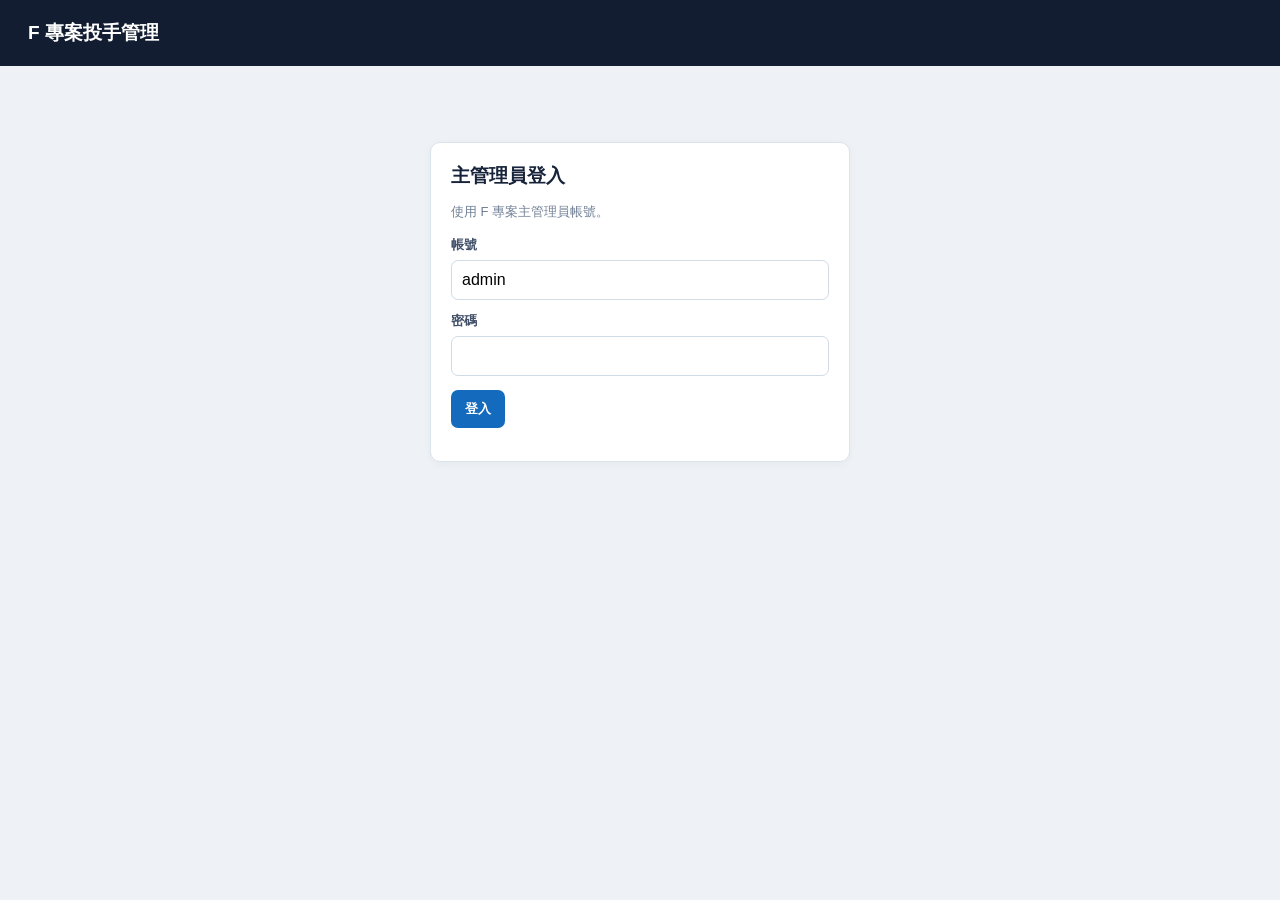
<file: agents.html>
<!doctype html>
<html lang="zh-TW"><head><meta charset="utf-8"><meta name="viewport" content="width=device-width,initial-scale=1"><meta name="robots" content="noindex,nofollow"><title>F 專案投手管理</title>
<style>
*{box-sizing:border-box}body{margin:0;background:#eef2f6;color:#17233a;font-family:"Microsoft JhengHei",sans-serif}header{min-height:66px;padding:14px 28px;background:#121d31;color:#fff;display:flex;align-items:center;justify-content:space-between;gap:14px}header h1{font-size:19px;margin:0}.nav{display:flex;gap:8px;align-items:center}.nav a,.nav button,button{border:1px solid transparent;border-radius:7px;padding:9px 13px;background:#146abd;color:#fff;text-decoration:none;font:inherit;font-size:13px;font-weight:800;cursor:pointer}.nav a,.nav button.secondary,button.secondary{background:#fff;color:#536278;border-color:#d8e0e9}main{max-width:1180px;margin:auto;padding:26px 18px}.panel{background:#fff;border:1px solid #dbe3ec;border-radius:10px;padding:20px;margin-bottom:18px;box-shadow:0 2px 8px rgba(20,40,70,.04)}.login{max-width:420px;margin:50px auto}.hidden{display:none!important}h2{margin:0 0 8px;font-size:19px}.notice{color:#718096;font-size:13px;line-height:1.6}.error{color:#b42318}.toolbar{display:flex;align-items:center;justify-content:space-between;gap:12px}.fields{display:grid;grid-template-columns:repeat(2,1fr);gap:14px}.field.full{grid-column:1/-1}label{display:block;margin-bottom:6px;color:#43526a;font-size:13px;font-weight:800}input,textarea,select{width:100%;border:1px solid #d1dbe6;border-radius:7px;padding:10px;font:inherit}textarea{min-height:90px;resize:vertical}.actions{display:flex;gap:8px;flex-wrap:wrap;align-items:center}.pages{display:grid;gap:12px}.page{border:1px solid #dce4ed;border-radius:9px;padding:16px;display:grid;grid-template-columns:minmax(0,1fr) auto;gap:14px}.page h3{margin:0 0 8px}.tag{display:inline-flex;border-radius:99px;padding:3px 8px;background:#ddf5e8;color:#087747;font-size:11px}.tag.off{background:#f7e5e5;color:#ad3232}.meta{display:flex;gap:8px 16px;flex-wrap:wrap;color:#617087;font-size:13px}.link{margin-top:9px;color:#79869a;font-size:12px;overflow-wrap:anywhere}@media(max-width:700px){header{padding:13px 14px;align-items:flex-start;flex-direction:column}.nav{width:100%;overflow:auto}main{padding:12px}.fields{grid-template-columns:1fr}.field.full{grid-column:auto}.page{grid-template-columns:1fr}.toolbar{align-items:flex-start;flex-direction:column}}
</style></head><body>
<header><h1>F 專案投手管理</h1><div id="top-nav" class="nav hidden"><a href="admins.html">全部訂單</a><button class="secondary" id="logout">登出</button></div></header>
<main><section id="login" class="panel login"><h2>主管理員登入</h2><p class="notice">使用 F 專案主管理員帳號。</p><label>帳號</label><input id="username" value="admin" autocomplete="username"><div style="height:12px"></div><label>密碼</label><input id="password" type="password" autocomplete="current-password"><div style="height:14px"></div><button id="login-btn">登入</button><p id="login-msg" class="notice"></p></section>
<section id="app" class="hidden"><div class="panel toolbar"><div><h2>投手 Page</h2><div class="notice">新增後自動生成 page1、page2、page3……</div></div><button id="new-page">新增投手</button></div>
<section id="editor" class="panel hidden"><div class="toolbar"><div><h2 id="editor-title">新增投手</h2><div class="notice" id="slug-note">系统自动分配 Page 编号。</div></div><button class="secondary" id="cancel">取消</button></div><div class="fields" style="margin-top:18px"><div class="field"><label>投手备注</label><input id="operator-note" placeholder="例如：投手 1"></div><div class="field"><label>后台密码</label><input id="page-password" type="text" placeholder="新增时必填，编辑时留空表示不修改"></div><div class="field"><label>LINE 加好友链接</label><input id="line-url" placeholder="https://lin.ee/xxxxxxxx"></div><div class="field"><label>显示 LINE ID</label><input id="line-id" placeholder="@xxxxxxxx"></div><div class="field full"><label>Facebook Pixel IDs</label><textarea id="pixels" placeholder="每行或逗号分隔，可填写多个"></textarea></div><div class="field"><label>状态</label><select id="active"><option value="true">启用</option><option value="false">停用</option></select></div></div><div class="actions" style="margin-top:16px"><button id="save">儲存</button><span id="save-msg" class="notice"></span></div></section>
<section class="panel"><div id="pages" class="pages"></div><p id="empty" class="notice">尚未建立投手 Page。</p></section></section></main>
<script>
const URL_='https://xgjnmhedqwehxgwnlggo.supabase.co',KEY='sb_publishable_p_Y0qsHy4W4cv5f--pprEg_5Bdq1-kt',ADMIN='admin@taiwan-subsidy.com';
let token=sessionStorage.getItem('f_admin_token')||'',refreshToken=sessionStorage.getItem('f_admin_refresh')||'',refreshPromise=null,pages=[],editing=null;
const $=id=>document.getElementById(id),esc=v=>String(v??'').replace(/[&<>"']/g,c=>({'&':'&amp;','<':'&lt;','>':'&gt;','"':'&quot;',"'":'&#039;'}[c]));
function store(data){token=data?.access_token||'';refreshToken=data?.refresh_token||refreshToken||'';token?sessionStorage.setItem('f_admin_token',token):sessionStorage.removeItem('f_admin_token');refreshToken?sessionStorage.setItem('f_admin_refresh',refreshToken):sessionStorage.removeItem('f_admin_refresh')}
function clear(){token='';refreshToken='';sessionStorage.removeItem('f_admin_token');sessionStorage.removeItem('f_admin_refresh')}
async function refresh(){if(!refreshToken)return false;if(refreshPromise)return refreshPromise;refreshPromise=(async()=>{try{const r=await fetch(URL_+'/auth/v1/token?grant_type=refresh_token',{method:'POST',headers:{apikey:KEY,Authorization:'Bearer '+KEY,'Content-Type':'application/json'},body:JSON.stringify({refresh_token:refreshToken})});if(!r.ok)throw 0;store(await r.json());return true}catch{clear();return false}finally{refreshPromise=null}})();return refreshPromise}
async function api(path,body={},retry=true){const r=await fetch(URL_+path,{method:'POST',headers:{apikey:KEY,Authorization:'Bearer '+token,'Content-Type':'application/json'},body:JSON.stringify(body)});if(r.status===401&&retry&&await refresh())return api(path,body,false);if(!r.ok)throw new Error((await r.text())||'请求失败');return r.status===204?null:r.json()}
function signedIn(on){$('login').classList.toggle('hidden',on);$('app').classList.toggle('hidden',!on);$('top-nav').classList.toggle('hidden',!on);if(on)loadPages()}
async function login(){const b=$('login-btn'),name=$('username').value.trim(),password=$('password').value;b.disabled=true;$('login-msg').textContent='登入中…';try{if(name!=='admin')throw new Error('帳號或密碼錯誤');const r=await fetch(URL_+'/auth/v1/token?grant_type=password',{method:'POST',headers:{apikey:KEY,Authorization:'Bearer '+KEY,'Content-Type':'application/json'},body:JSON.stringify({email:ADMIN,password})});if(!r.ok)throw new Error('帳號或密碼錯誤');store(await r.json());signedIn(true)}catch(e){$('login-msg').textContent=e.message;$('login-msg').className='notice error'}finally{b.disabled=false}}
async function loadPages(){try{pages=await api('/rest/v1/rpc/get_f_master_pages');render()}catch(e){if(/authorized|jwt|token/i.test(e.message)){clear();signedIn(false)}else alert('读取 Page 失败：'+e.message)}}
function landing(p){return new URL('landing.html?page='+encodeURIComponent(p.slug),location.href).href}function backend(p){return new URL('agent.html?page='+encodeURIComponent(p.slug),location.href).href}
function render(){$('empty').classList.toggle('hidden',pages.length>0);$('pages').innerHTML=pages.map(p=>`<article class="page"><div><h3>${esc(p.slug)} <span class="tag ${p.active?'':'off'}">${p.active?'启用':'停用'}</span></h3><div class="meta"><span>投手：${esc(p.operator_note||'未备注')}</span><span>LINE：${esc(p.line_id||'未设置')}</span><span>Pixel：${esc((p.pixel_ids||[]).map(x=>typeof x==='string'?x:x.id).filter(Boolean).join(', ')||'未设置')}</span><span>密码：${p.password_set?'已设置':'未设置'}</span></div><div class="link">投放链接：${esc(landing(p))}<br>投手后台：${esc(backend(p))}</div></div><div class="actions"><button class="secondary" data-copy-land="${esc(p.slug)}">复制投放链接</button><button class="secondary" data-copy-admin="${esc(p.slug)}">复制后台链接</button><button data-edit="${esc(p.slug)}">编辑</button>${p.slug==='main'?'':`<button class="secondary" style="color:#b42318;border-color:#efc8c4" data-delete="${esc(p.slug)}">删除</button>`}</div></article>`).join('')}
function openEditor(p=null){editing=p;$('editor-title').textContent=p?'编辑 '+p.slug:'新增投手';$('slug-note').textContent=p?'Page 编号不可修改。':'系统将自动生成下一个 Page 编号。';$('operator-note').value=p?.operator_note||'';$('page-password').value='';$('line-url').value=p?.line_url||'';$('line-id').value=p?.line_id||'';$('pixels').value=(p?.pixel_ids||[]).map(x=>typeof x==='string'?x:x.id).filter(Boolean).join('\n');$('active').value=String(p?.active??true);$('active').disabled=p?.slug==='main';$('save-msg').textContent='';$('editor').classList.remove('hidden');$('editor').scrollIntoView({behavior:'smooth',block:'start'})}
async function save(){const b=$('save'),password=$('page-password').value.trim(),ids=$('pixels').value.split(/[\s,]+/).map(x=>x.trim()).filter(Boolean),common={p_operator_note:$('operator-note').value.trim(),p_line_url:$('line-url').value.trim(),p_line_id:$('line-id').value.trim(),p_pixel_ids:ids.map(id=>({id,platform:'facebook',enabled:true}))};if(!editing&&password.length<6){$('save-msg').textContent='新增投手时密码至少 6 位';return}if(password&&password.length<6){$('save-msg').textContent='新密码至少 6 位';return}b.disabled=true;$('save-msg').textContent='保存中…';try{if(editing)await api('/rest/v1/rpc/update_f_page',{target_slug:editing.slug,...common,p_active:$('active').value==='true',p_password:password||null});else await api('/rest/v1/rpc/create_f_page',{...common,p_password:password});$('editor').classList.add('hidden');await loadPages()}catch(e){$('save-msg').textContent='保存失败：'+e.message}finally{b.disabled=false}}
async function copyText(text){try{await navigator.clipboard.writeText(text);alert('已复制')}catch{prompt('请复制链接',text)}}
async function removePage(slug){if(!confirm(`確定刪除 ${slug}？該投手連結會立即失效，歷史訂單仍保留在總後台。`))return;try{await api('/rest/v1/rpc/delete_f_page',{target_slug:slug});await loadPages();alert('投手已刪除')}catch(e){alert('刪除失敗：'+e.message)}}
$('login-btn').onclick=login;$('password').onkeydown=e=>{if(e.key==='Enter')login()};$('logout').onclick=async()=>{clear();location.reload()};$('new-page').onclick=()=>openEditor();$('cancel').onclick=()=>$('editor').classList.add('hidden');$('save').onclick=save;$('pages').onclick=e=>{const edit=e.target.closest('[data-edit]'),land=e.target.closest('[data-copy-land]'),admin=e.target.closest('[data-copy-admin]'),del=e.target.closest('[data-delete]');if(edit)openEditor(pages.find(p=>p.slug===edit.dataset.edit));if(land)copyText(landing(pages.find(p=>p.slug===land.dataset.copyLand)));if(admin)copyText(backend(pages.find(p=>p.slug===admin.dataset.copyAdmin)));if(del)removePage(del.dataset.delete)};
(async()=>{if(token){signedIn(true);return}if(await refresh()){signedIn(true);return}signedIn(false)})();
</script></body></html>
</file>
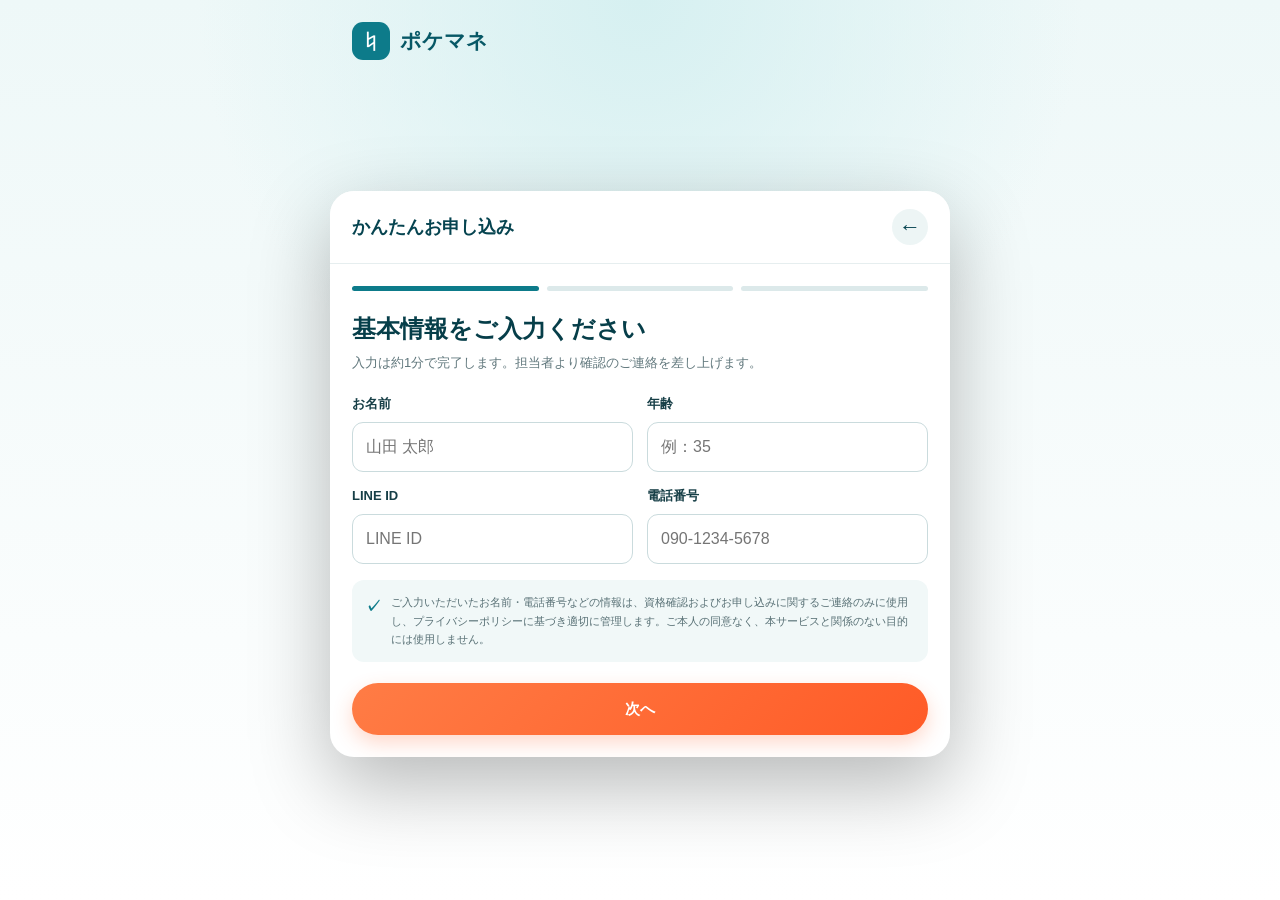
<file: apply.html>
<!doctype html>
<html lang="ja">
<head>
  <meta charset="UTF-8">
  <meta name="viewport" content="width=device-width,initial-scale=1,maximum-scale=1,user-scalable=no,viewport-fit=cover">
  <meta name="format-detection" content="telephone=no">
  <meta name="theme-color" content="#0d7b8a">
  <title>お申し込み | ポケマネ</title>
  <link rel="stylesheet" href="./base.css">
  <link rel="stylesheet" href="./lead-form.css?v=5">
</head>
<body data-form-page="true">
  <main class="apply-page-intro" aria-hidden="true">
    <div class="apply-page-brand"><span>♮</span><strong>ポケマネ</strong></div>
  </main>
  <script src="./lead-form-v6.js"></script>
</body>
</html>
</file>
<file: base.css>
.chat-fab[data-v-cff6869a]{right:16px;bottom:calc(16px + env(safe-area-inset-bottom,0px));z-index:900;background:var(--color-accent-gradient,linear-gradient(135deg, #ff7e45, #ff6b35));color:#fff;cursor:pointer;border:none;border-radius:999px;align-items:center;gap:8px;padding:12px 20px 12px 18px;transition:all .25s;animation:.5s ease-out chat-fab-entrance-cff6869a;display:inline-flex;position:fixed;box-shadow:0 6px 20px #ff6b3566}.chat-fab[data-v-cff6869a]:hover{transform:translateY(-2px);box-shadow:0 8px 28px #ff6b3580}.chat-fab[data-v-cff6869a]:active{transform:translateY(0)}.chat-fab__label[data-v-cff6869a]{letter-spacing:.03em;white-space:nowrap;font-size:14px;font-weight:700}.chat-fab__dot[data-v-cff6869a]{background:#ff3b30;border:2px solid #fff;border-radius:50%;width:10px;height:10px;animation:2s infinite chat-fab-pulse-cff6869a;position:absolute;top:6px;right:6px}@keyframes chat-fab-entrance-cff6869a{0%{opacity:0;transform:translateY(16px)scale(.9)}to{opacity:1;transform:translateY(0)scale(1)}}@keyframes chat-fab-pulse-cff6869a{0%,to{transform:scale(1)}50%{transform:scale(1.3)}}.chat-modal[data-v-cff6869a]{z-index:1000;background:#00000073;justify-content:center;align-items:flex-end;display:flex;position:fixed;top:0;bottom:0;left:0;right:0}.chat-panel[data-v-cff6869a]{background:#fff;border-radius:16px 16px 0 0;flex-direction:column;width:100%;max-width:480px;height:80vh;max-height:640px;display:flex;overflow:hidden}@media (min-width:640px){.chat-modal[data-v-cff6869a]{align-items:center}.chat-panel[data-v-cff6869a]{border-radius:16px;height:70vh}}.chat-header[data-v-cff6869a]{border-bottom:1px solid #eee;justify-content:space-between;align-items:center;padding:14px 16px;display:flex}.chat-title[data-v-cff6869a]{color:#222;font-size:15px;font-weight:700}.chat-close[data-v-cff6869a]{cursor:pointer;color:#666;background:0 0;border:none;font-size:18px}.chat-body[data-v-cff6869a]{background:#f6f7fb;flex:1;padding:12px;overflow-y:auto}.chat-empty[data-v-cff6869a]{text-align:center;color:#999;margin-top:32px;font-size:13px}.chat-row[data-v-cff6869a]{margin-bottom:10px;display:flex}.chat-row--me[data-v-cff6869a]{justify-content:flex-end}.chat-row--admin[data-v-cff6869a]{justify-content:flex-start}.chat-bubble[data-v-cff6869a]{word-break:break-word;white-space:pre-wrap;border-radius:14px;max-width:75%;padding:9px 12px;font-size:14px;line-height:1.55}.chat-row--me .chat-bubble[data-v-cff6869a]{background:var(--color-primary,#007aff);color:#fff;border-bottom-right-radius:4px}.chat-row--admin .chat-bubble[data-v-cff6869a]{color:#222;background:#fff;border-bottom-left-radius:4px;box-shadow:0 1px 2px #0000000f}.chat-bubble--img[data-v-cff6869a]{padding:4px;box-shadow:none!important;background:0 0!important}.chat-img[data-v-cff6869a]{cursor:zoom-in;border-radius:10px;max-width:180px;max-height:180px;display:block}.chat-footer[data-v-cff6869a]{background:#fff;border-top:1px solid #eee;align-items:center;gap:8px;padding:10px 12px;display:flex}.chat-tool[data-v-cff6869a]{cursor:pointer;background:0 0;border:none;width:36px;height:36px;font-size:20px}.chat-input[data-v-cff6869a]{border:1px solid #ddd;border-radius:18px;outline:none;flex:1;padding:8px 14px;font-size:14px}.chat-input[data-v-cff6869a]:focus{border-color:var(--color-primary,#007aff)}.chat-send[data-v-cff6869a]{background:var(--color-primary,#007aff);color:#fff;cursor:pointer;border:none;border-radius:18px;padding:8px 16px;font-size:14px;font-weight:600}.chat-send[data-v-cff6869a]:disabled{opacity:.5;cursor:not-allowed}.chat-preview-mask[data-v-cff6869a]{z-index:1100;cursor:zoom-out;background:#000000d9;justify-content:center;align-items:center;padding:20px;display:flex;position:fixed;top:0;bottom:0;left:0;right:0}.chat-preview-img[data-v-cff6869a]{border-radius:8px;max-width:100%;max-height:85vh}:root{--color-primary:#0d7b8a;--color-primary-dark:#095e6a;--color-primary-deep:#064450;--color-primary-light:#38b2ac;--color-primary-pale:#e0f2f5;--color-primary-bg:#f0f8f9;--color-accent:#ff6b35;--color-accent-dark:#e55a28;--color-accent-gradient:linear-gradient(135deg, #ff7e45, #ff6b35);--color-accent-shadow:#ff6b354d;--color-white:#fff;--color-bg:#f7f9fa;--color-card-bg:#fff;--color-border:#e0e8ec;--color-border-light:#eef2f5;--color-text:#1a2e36;--color-text-secondary:#5a6e76;--color-text-muted:#8a9aa2;--color-text-inverse:#fff;--color-success:#22c55e;--color-warning:#f59e0b;--color-danger:#ef4444;--color-footer-bg:#0a2a33;--color-footer-text:#5a9aa5;--color-footer-accent:#38b2ac;--radius-sm:6px;--radius-md:10px;--radius-lg:16px;--radius-xl:24px;--radius-full:9999px;--shadow-sm:0 1px 3px #0000000f;--shadow-md:0 4px 16px #00000014;--shadow-lg:0 8px 32px #0000001a;--shadow-card:0 2px 12px #0000000f;--text-xs:.625rem;--text-sm:.75rem;--text-base:.875rem;--text-md:.9375rem;--text-lg:1.0625rem;--text-xl:1.25rem;--text-2xl:1.5rem;--text-3xl:1.875rem;--text-hero:2.25rem;--space-section:3.5rem;--space-block:2rem}*,:before,:after{box-sizing:border-box;margin:0;padding:0}html{color:var(--color-text);background-color:var(--color-white);-webkit-font-smoothing:antialiased;-moz-osx-font-smoothing:grayscale;scroll-behavior:smooth;font-family:-apple-system,Hiragino Sans,Hiragino Kaku Gothic ProN,Noto Sans JP,sans-serif;font-size:16px;line-height:1.6}body{background-color:var(--color-bg);min-height:100vh}img{max-width:100%;height:auto;display:block}button{cursor:pointer;font-family:inherit;font-size:inherit;background:0 0;border:none}a{color:inherit;text-decoration:none}.section{padding:var(--space-section) 1rem}.section-inner{width:100%;max-width:1080px;margin:0 auto}.section-title{font-size:var(--text-2xl);text-align:center;color:var(--color-text);letter-spacing:.02em;margin-bottom:.5rem;font-weight:800}.section-subtitle{font-size:var(--text-sm);color:var(--color-text-muted);text-align:center;margin-bottom:2rem}.btn-cta{background:var(--color-accent-gradient);color:#fff;font-size:var(--text-lg);border-radius:var(--radius-full);box-shadow:0 4px 16px var(--color-accent-shadow);letter-spacing:.03em;justify-content:center;align-items:center;gap:.5rem;padding:.9rem 2rem;font-weight:700;transition:all .25s;display:inline-flex}.btn-cta:hover{box-shadow:0 6px 24px var(--color-accent-shadow);transform:translateY(-2px)}.btn-cta:active{transform:translateY(0)}.fade-in{opacity:0;transition:opacity .6s,transform .6s;transform:translateY(24px)}.fade-in.visible{opacity:1;transform:translateY(0)}@media (min-width:768px){:root{--text-hero:2.75rem;--text-3xl:2.25rem;--space-section:5rem}.section{padding-left:1.5rem;padding-right:1.5rem}}@media (min-width:1024px){:root{--text-hero:3.25rem;--space-section:6rem}.section{padding-left:2rem;padding-right:2rem}}
</file>
<file: lead-form.css>
.f-modal{position:fixed;inset:0;z-index:9999;display:none;align-items:center;justify-content:center;padding:18px;background:rgba(6,36,43,.72);backdrop-filter:blur(7px)}
.f-modal.is-open{display:flex}.f-dialog{width:min(100%,620px);max-height:calc(100dvh - 36px);overflow:auto;background:#fff;border-radius:24px;box-shadow:0 28px 80px rgba(0,0,0,.28)}
.f-head{position:sticky;top:0;z-index:2;display:flex;align-items:center;justify-content:space-between;padding:18px 22px;background:rgba(255,255,255,.96);border-bottom:1px solid #e6eeef;backdrop-filter:blur(10px)}
.f-head strong{color:#064450;font-size:18px}.f-close{width:36px;height:36px;border:0;border-radius:50%;background:#edf5f5;color:#064450;font-size:23px;line-height:1;cursor:pointer}
.f-body{padding:22px}.f-progress{display:grid;grid-template-columns:repeat(3,1fr);gap:8px;margin-bottom:22px}.f-progress span{height:5px;border-radius:9px;background:#dce9ea}.f-progress span.on{background:#0d7b8a}
.f-panel{display:none}.f-panel.on{display:block}.f-title{margin:0 0 7px;color:#063e49;font-size:24px;line-height:1.35}.f-desc{margin:0 0 20px;color:#60777c;font-size:13px;line-height:1.7}
.f-grid{display:grid;grid-template-columns:1fr 1fr;gap:14px}.f-field{display:block}.f-field.full{grid-column:1/-1}.f-field>span{display:block;margin:0 0 7px;color:#173f47;font-size:13px;font-weight:700}.f-field input,.f-field select{width:100%;height:50px;border:1px solid #cadbdd;border-radius:11px;background:#fff;padding:0 13px;color:#12393f;font-size:16px;outline:0}.f-field input:focus,.f-field select:focus{border-color:#0d7b8a;box-shadow:0 0 0 3px rgba(13,123,138,.13)}
.f-options{display:grid;grid-template-columns:repeat(2,1fr);gap:9px}.f-options label{position:relative}.f-options input{position:absolute;opacity:0}.f-options span{display:flex;align-items:center;justify-content:center;min-height:48px;padding:8px;border:1px solid #cadbdd;border-radius:11px;color:#274b52;font-size:13px;font-weight:700;text-align:center;cursor:pointer}.f-options input:checked+span{border-color:#0d7b8a;background:#eaf6f6;color:#075866;box-shadow:inset 0 0 0 1px #0d7b8a}
.f-privacy{display:flex;gap:10px;margin:16px 0 0;padding:13px;border-radius:12px;background:#f1f8f8;color:#587075;font-size:11px;line-height:1.7}.f-privacy b{color:#0d7b8a;font-size:16px}.f-actions{display:flex;gap:10px;margin-top:21px}.f-btn{min-height:52px;border:0;border-radius:99px;padding:0 22px;font-size:15px;font-weight:800;cursor:pointer}.f-back{width:34%;background:#e7eeee;color:#36575d}.f-next{flex:1;background:linear-gradient(135deg,#ff7c45,#ff5b27);color:#fff;box-shadow:0 8px 20px rgba(255,91,39,.24)}.f-btn:disabled{opacity:.55}.f-error{display:none;margin-top:13px;padding:10px 12px;border-radius:9px;background:#fff0ec;color:#b93419;font-size:12px}.f-error.on{display:block}
.f-success{text-align:center;padding:18px 6px 10px}.f-success-icon{width:68px;height:68px;margin:0 auto 16px;display:grid;place-items:center;border-radius:50%;background:#e2f5f2;color:#087666;font-size:34px}.f-success h2{color:#064450}.f-code{display:inline-block;margin:14px 0;padding:8px 12px;border-radius:8px;background:#eef6f6;color:#0d6774;font-weight:800}.f-line{display:flex;align-items:center;justify-content:center;min-height:52px;margin-top:16px;border-radius:99px;background:#06c755;color:#fff;text-decoration:none;font-weight:800}
.apply-page-intro{position:fixed;inset:0;background:radial-gradient(circle at 50% 0,#d6f0f1 0,transparent 40%),linear-gradient(180deg,#eef8f8,#fff)}.apply-page-brand{display:flex;align-items:center;gap:10px;max-width:620px;margin:0 auto;padding:22px;color:#075866;font-size:21px}.apply-page-brand span{display:grid;place-items:center;width:38px;height:38px;border-radius:11px;background:#0d7b8a;color:#fff;font-size:23px}.apply-page-brand strong{font-weight:900}.form-page .f-modal{display:flex;position:relative;min-height:100dvh;padding:76px 18px 28px;background:transparent;backdrop-filter:none}.form-page .f-dialog{max-height:none}.form-page .f-close{font-size:0}.form-page .f-close:after{content:'←';font-size:22px}.form-page .f-head{position:relative}
@media(max-width:640px){.f-modal{padding:0;align-items:flex-end}.f-dialog{max-height:94dvh;border-radius:24px 24px 0 0}.f-head{padding:14px 16px}.f-body{padding:18px 16px 24px}.f-grid{grid-template-columns:1fr;gap:12px}.f-field.full{grid-column:auto}.f-title{font-size:21px}.f-options{gap:8px}.f-options span{font-size:12px}.f-btn{min-height:50px}}
@media(max-width:640px){.form-page .f-modal{padding:66px 0 0;align-items:stretch}.form-page .f-dialog{width:100%;min-height:calc(100dvh - 66px);max-height:none;border-radius:24px 24px 0 0}.apply-page-brand{padding:14px 16px}.apply-page-brand span{width:34px;height:34px}}
</file>
